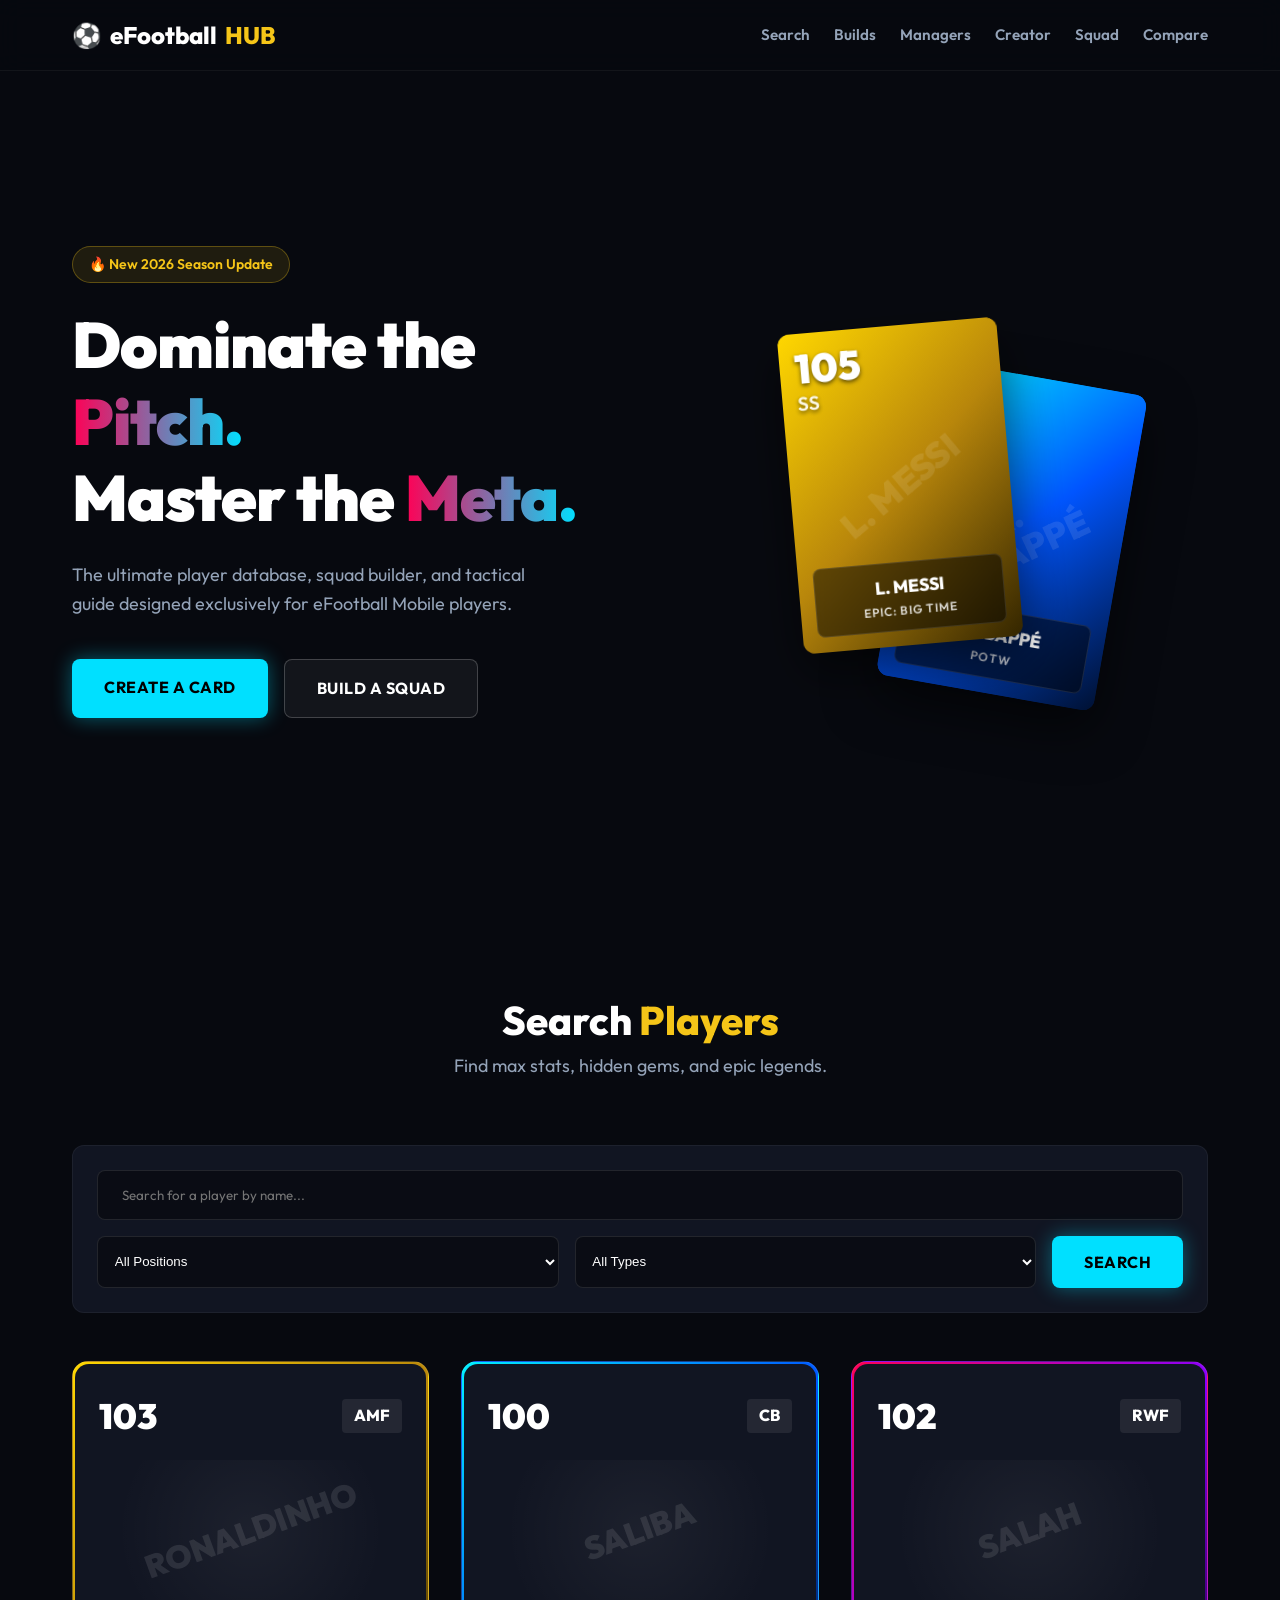
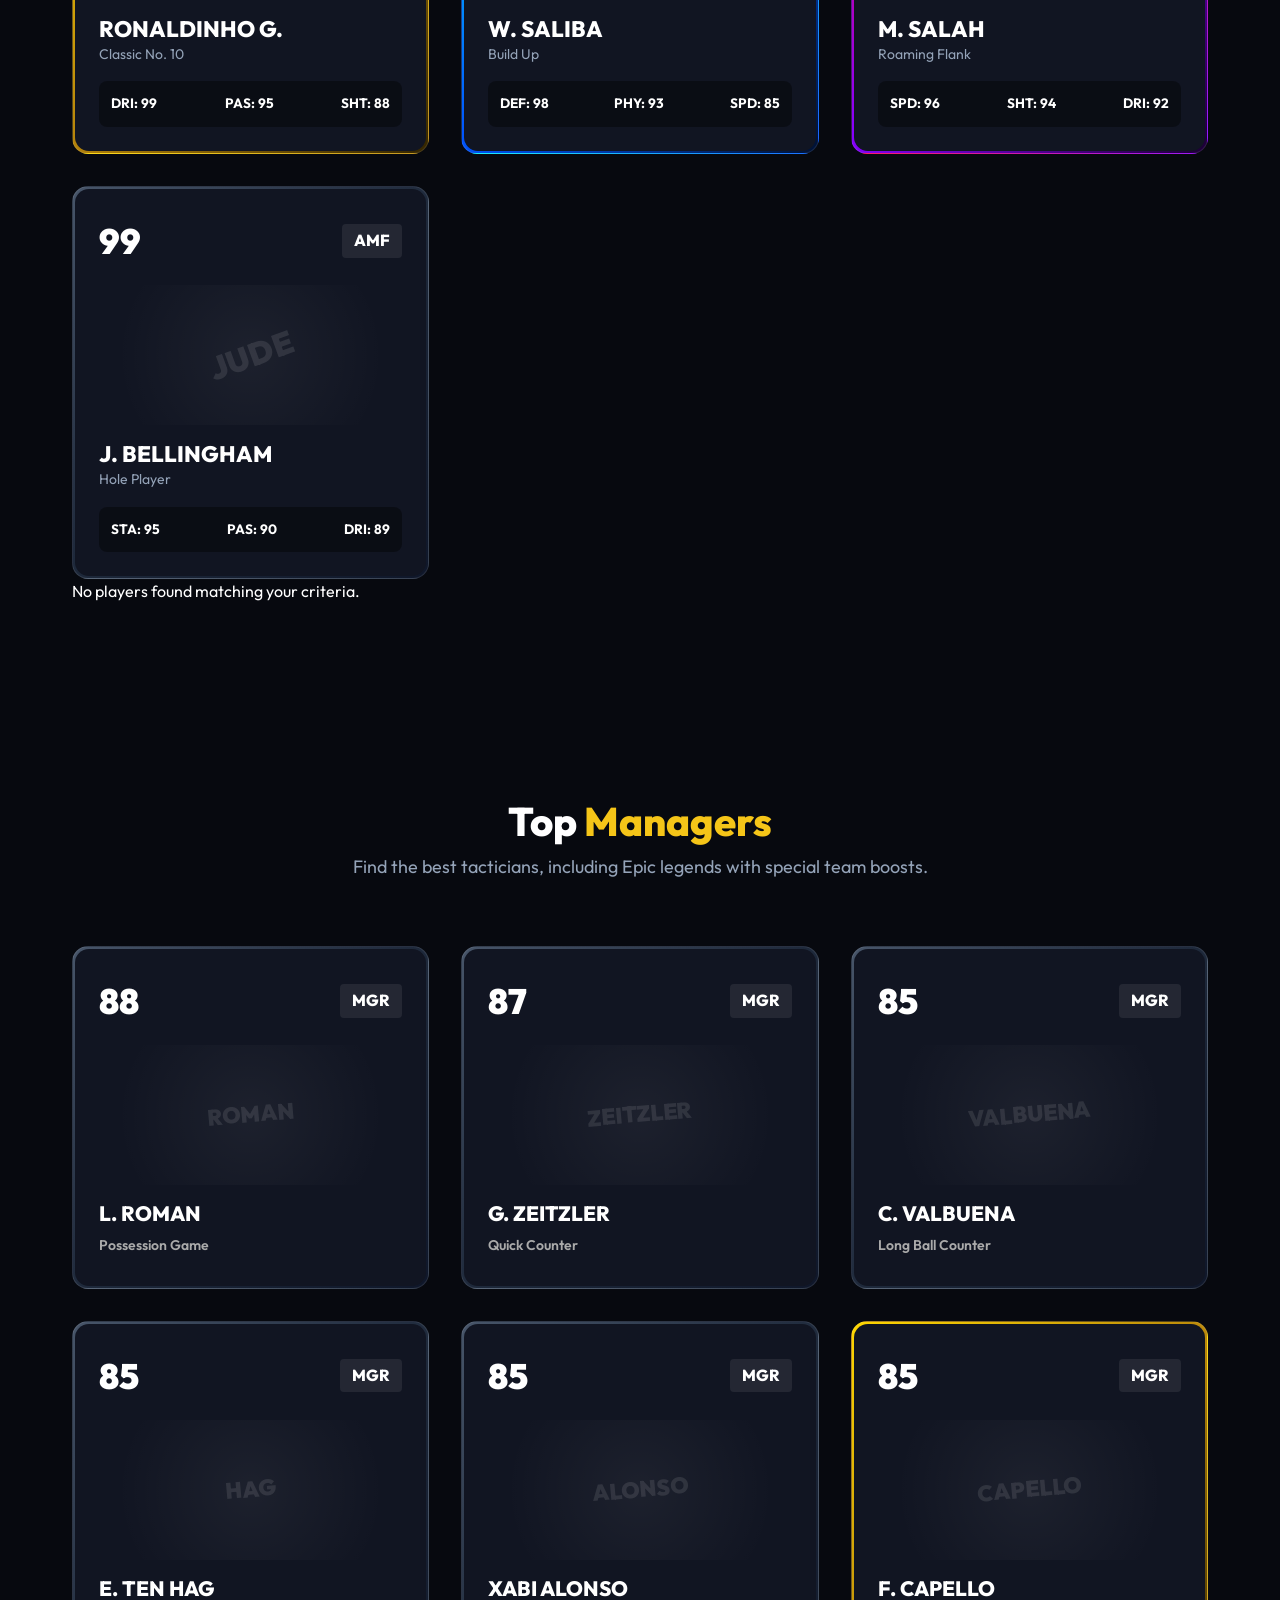
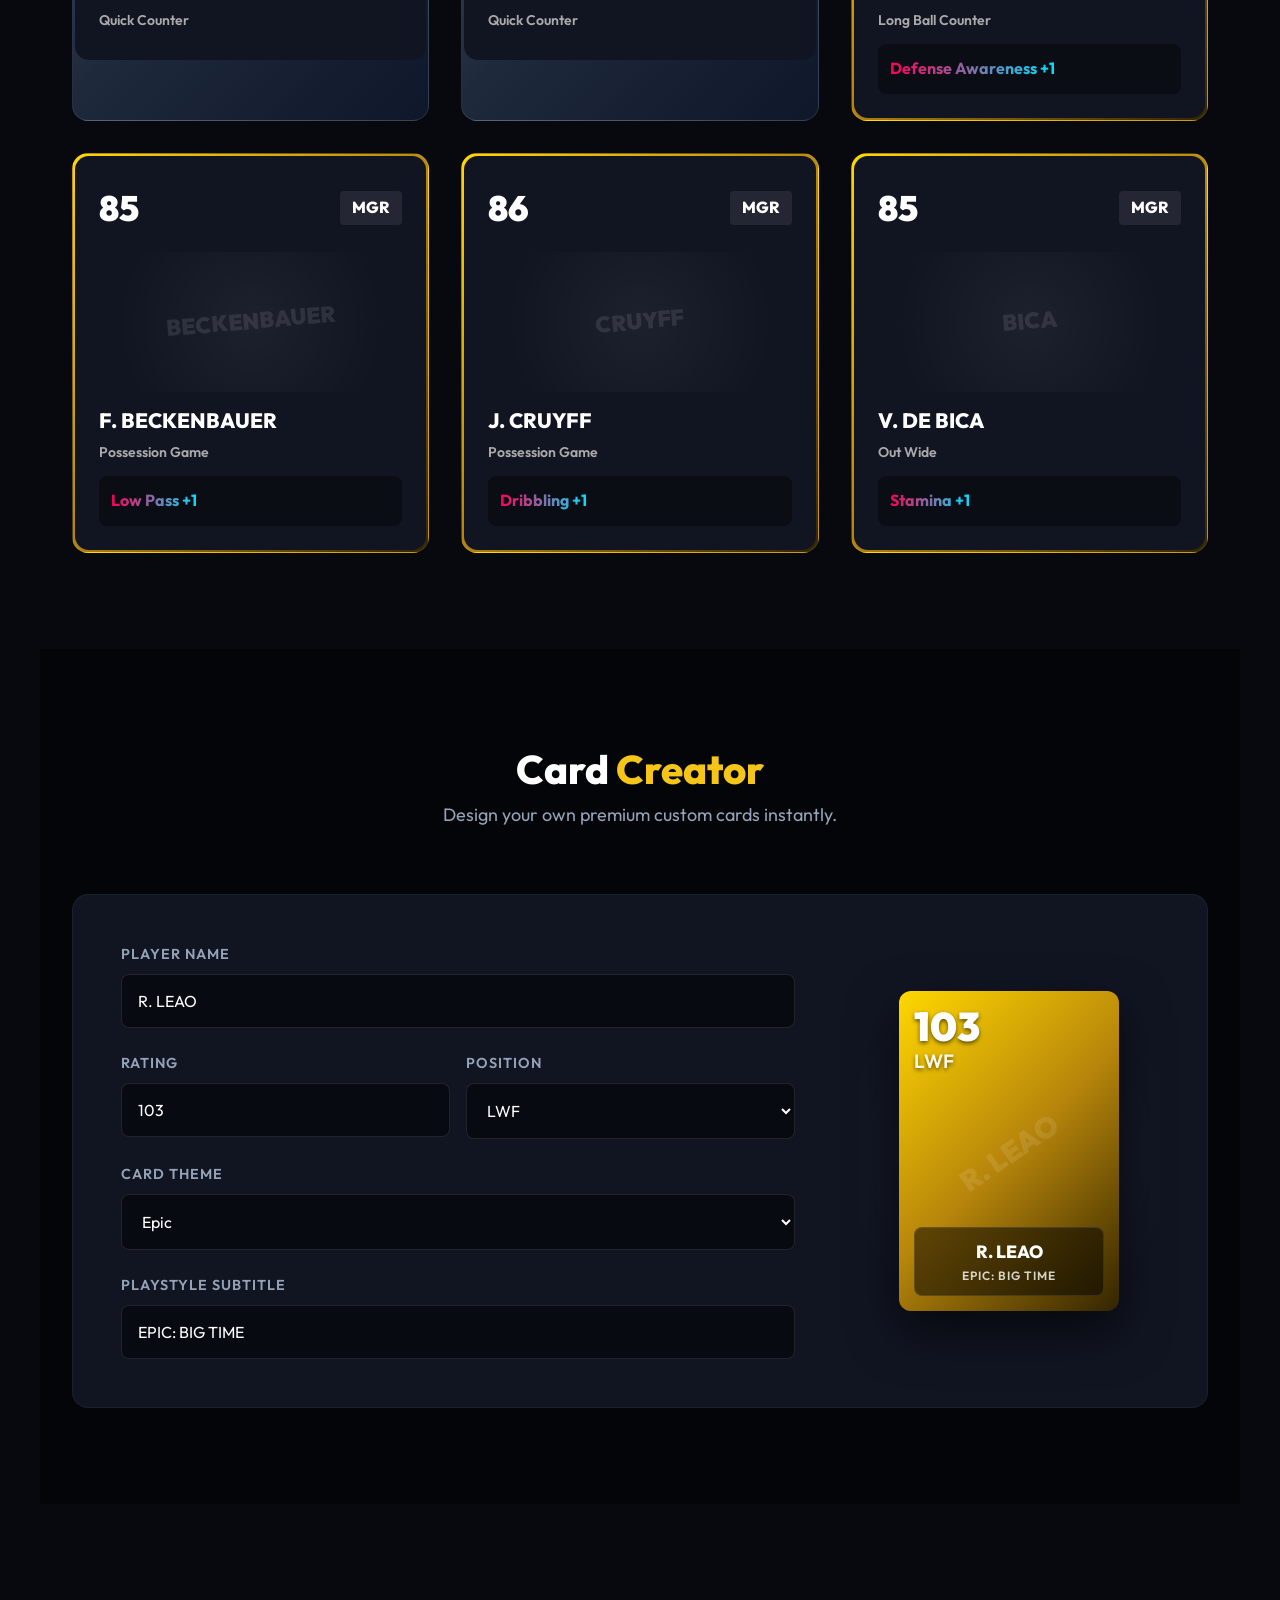
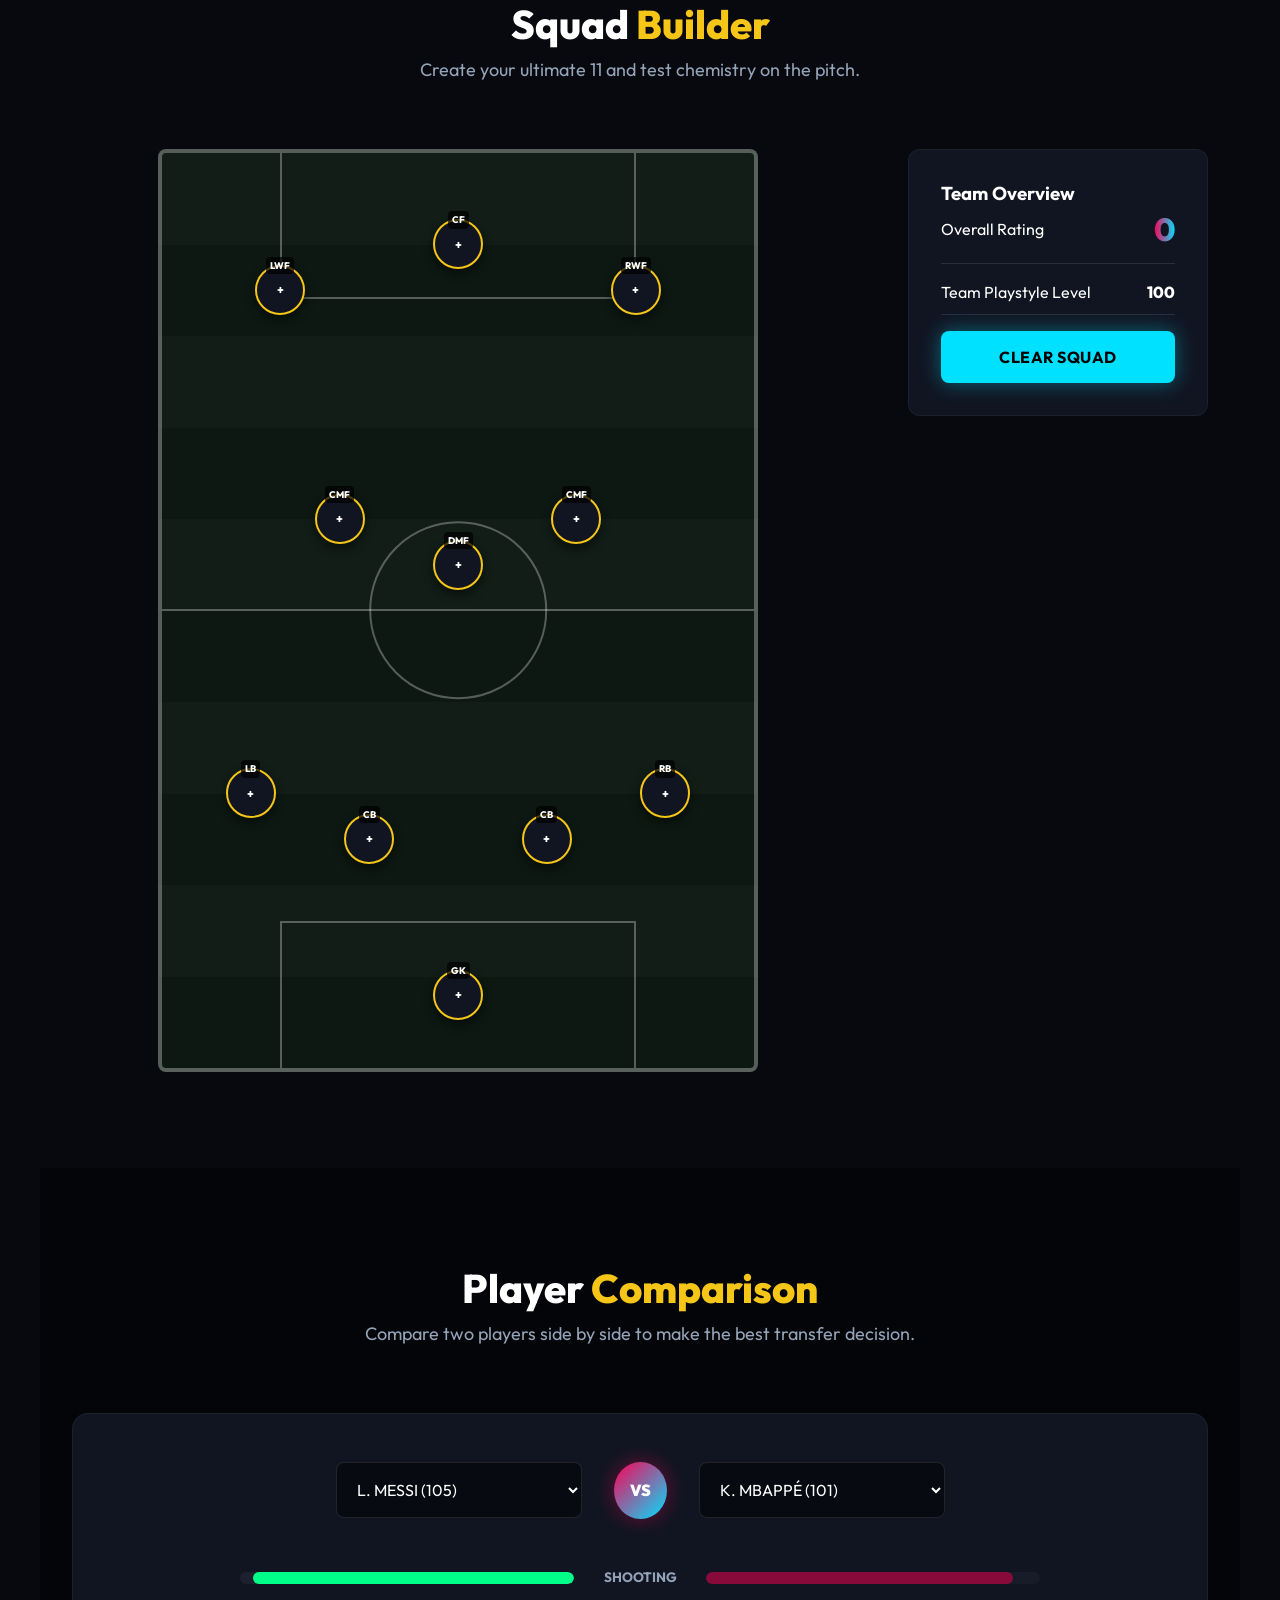
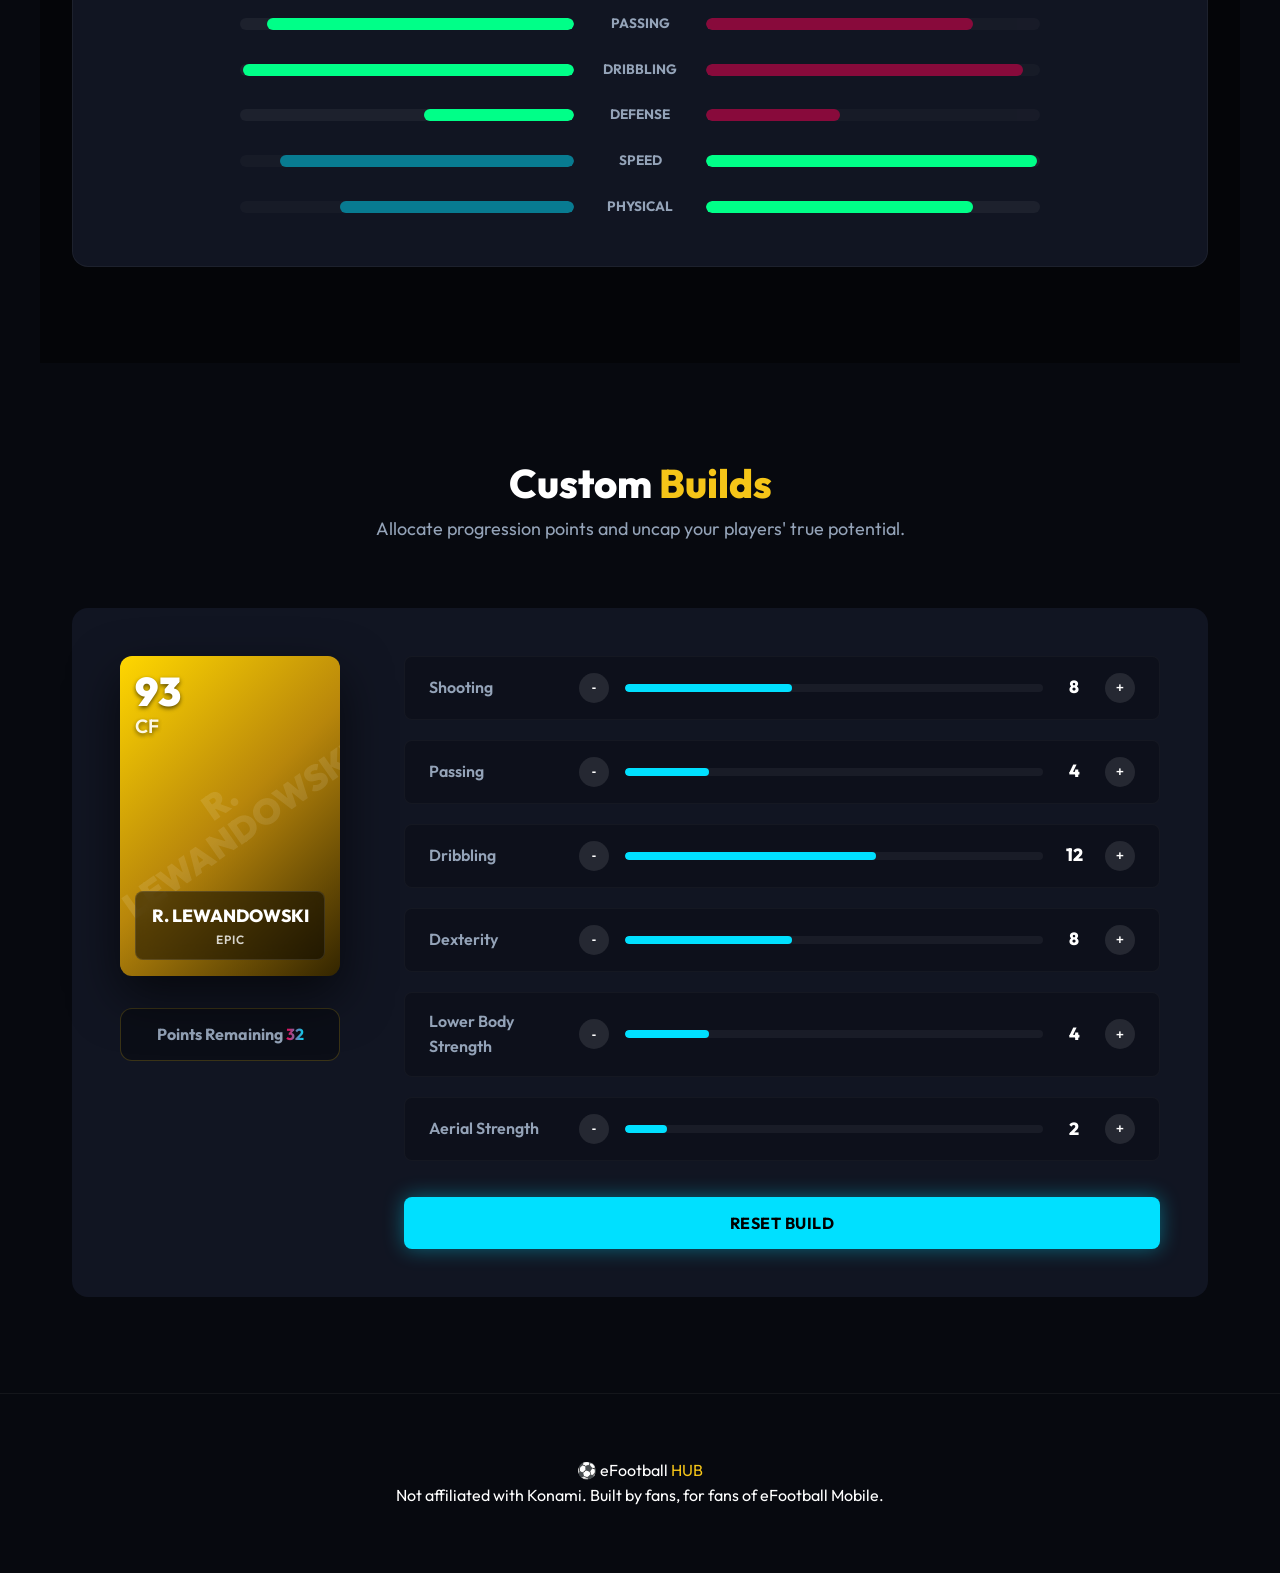
<file: efootball website/index.html>
<!DOCTYPE html>
<html lang="en">

<head>
    <meta charset="UTF-8">
    <meta name="viewport" content="width=device-width, initial-scale=1.0">
    <title>eFootball Hub | The Ultimate Guide for Mobile Players</title>
    <meta name="description" content="The best database, squad builder, and meta guides for eFootball mobile players.">
    <!-- Google Fonts -->
    <link rel="preconnect" href="https://fonts.googleapis.com">
    <link rel="preconnect" href="https://fonts.gstatic.com" crossorigin>
    <link href="https://fonts.googleapis.com/css2?family=Outfit:wght@300;400;600;800;900&display=swap" rel="stylesheet">
    <link rel="stylesheet" href="styles.css">
</head>

<body>
    <!-- Navbar -->
    <nav class="navbar">
        <div class="nav-container">
            <a href="#" class="logo">
                <span class="logo-icon">⚽</span>
                eFootball <span class="highlight">HUB</span>
            </a>
            <div class="nav-links">
                <a href="#search">Search</a>
                <a href="#builds">Builds</a>
                <a href="#managers">Managers</a>
                <a href="#creator">Creator</a>
                <a href="#squad">Squad</a>
                <a href="#compare">Compare</a>
            </div>
            <button class="menu-toggle" id="menuToggle">☰</button>
        </div>
    </nav>

    <!-- Mobile Menu Overlay -->
    <div class="mobile-menu" id="mobileMenu">
        <a href="#search" class="mobile-link">Search</a>
        <a href="#builds" class="mobile-link">Builds</a>
        <a href="#managers" class="mobile-link">Managers</a>
        <a href="#creator" class="mobile-link">Card Creator</a>
        <a href="#squad" class="mobile-link">Squad Builder</a>
        <a href="#compare" class="mobile-link">Compare Players</a>
    </div>

    <!-- Hero Section -->
    <header class="hero">
        <div class="hero-content">
            <div class="badge">🔥 New 2026 Season Update</div>
            <h1 class="hero-title">Dominate the <span class="highlight-gradient">Pitch.</span><br>Master the <span
                    class="highlight-gradient">Meta.</span></h1>
            <p class="hero-subtitle">The ultimate player database, squad builder, and tactical guide designed
                exclusively for eFootball Mobile players.</p>
            <div class="hero-actions">
                <a href="#creator" class="btn btn-primary">Create a Card</a>
                <a href="#squad" class="btn btn-secondary">Build a Squad</a>
            </div>
        </div>
        <div class="hero-visual">
            <div class="floating-card epic-card card-1">
                <div class="card-top">
                    <span class="rating">105</span>
                    <span class="position">SS</span>
                </div>
                <div class="card-image-placeholder">L. MESSI</div>
                <div class="card-bottom">
                    <div class="card-name">L. MESSI</div>
                    <div class="card-type">EPIC: BIG TIME</div>
                </div>
            </div>
            <div class="floating-card potw-card card-2">
                <div class="card-top">
                    <span class="rating">101</span>
                    <span class="position">CF</span>
                </div>
                <div class="card-image-placeholder">K. MBAPPÉ</div>
                <div class="card-bottom">
                    <div class="card-name">K. MBAPPÉ</div>
                    <div class="card-type">POTW</div>
                </div>
            </div>
        </div>
    </header>

    <!-- Player Search Section -->
    <section class="section-container" id="search">
        <div class="section-header">
            <h2>Search <span class="highlight">Players</span></h2>
            <p>Find max stats, hidden gems, and epic legends.</p>
        </div>

        <div class="search-bar-container">
            <input type="text" id="searchInput" class="search-input" placeholder="Search for a player by name...">
            <div class="filter-group">
                <select class="filter-select" id="posFilter">
                    <option value="All">All Positions</option>
                    <option value="CF">CF / SS</option>
                    <option value="AMF">AMF / CMF / DMF</option>
                    <option value="Winger">LWF / RWF</option>
                    <option value="Defense">CB / LB / RB</option>
                    <option value="GK">GK</option>
                </select>
                <select class="filter-select" id="typeFilter">
                    <option value="All">All Types</option>
                    <option value="Epic">Epic</option>
                    <option value="Showtime">Show Time</option>
                    <option value="POTW">POTW</option>
                    <option value="Standard">Standard</option>
                </select>
                <button class="btn btn-primary" id="searchBtn">Search</button>
            </div>
        </div>

        <div class="card-grid" id="playerGrid">
            <!-- Mock Players -->
            <div class="player-card epic-card" data-name="Ronaldinho" data-pos="AMF" data-type="Epic">
                <div class="card-content">
                    <div class="card-stats">
                        <span class="rating">103</span>
                        <span class="position">AMF</span>
                    </div>
                    <div class="card-art">
                        <div class="silhouette">RONALDINHO</div>
                    </div>
                    <div class="card-info">
                        <h3 class="name">RONALDINHO G.</h3>
                        <p class="playstyle">Classic No. 10</p>
                        <div class="stat-row">
                            <span>DRI: 99</span>
                            <span>PAS: 95</span>
                            <span>SHT: 88</span>
                        </div>
                    </div>
                </div>
            </div>

            <div class="player-card potw-card" data-name="Saliba" data-pos="Defense" data-type="POTW">
                <div class="card-content">
                    <div class="card-stats">
                        <span class="rating">100</span>
                        <span class="position">CB</span>
                    </div>
                    <div class="card-art">
                        <div class="silhouette">SALIBA</div>
                    </div>
                    <div class="card-info">
                        <h3 class="name">W. SALIBA</h3>
                        <p class="playstyle">Build Up</p>
                        <div class="stat-row">
                            <span>DEF: 98</span>
                            <span>PHY: 93</span>
                            <span>SPD: 85</span>
                        </div>
                    </div>
                </div>
            </div>

            <div class="player-card showtime-card" data-name="Salah" data-pos="Winger" data-type="Showtime">
                <div class="card-content">
                    <div class="card-stats">
                        <span class="rating">102</span>
                        <span class="position">RWF</span>
                    </div>
                    <div class="card-art">
                        <div class="silhouette">SALAH</div>
                    </div>
                    <div class="card-info">
                        <h3 class="name">M. SALAH</h3>
                        <p class="playstyle">Roaming Flank</p>
                        <div class="stat-row">
                            <span>SPD: 96</span>
                            <span>SHT: 94</span>
                            <span>DRI: 92</span>
                        </div>
                    </div>
                </div>
            </div>
            
             <div class="player-card standard-card" data-name="Bellingham" data-pos="AMF" data-type="Standard">
                <div class="card-content">
                    <div class="card-stats">
                        <span class="rating">99</span>
                        <span class="position">AMF</span>
                    </div>
                    <div class="card-art">
                        <div class="silhouette">JUDE</div>
                    </div>
                    <div class="card-info">
                        <h3 class="name">J. BELLINGHAM</h3>
                        <p class="playstyle">Hole Player</p>
                        <div class="stat-row">
                            <span>STA: 95</span>
                            <span>PAS: 90</span>
                            <span>DRI: 89</span>
                        </div>
                    </div>
                </div>
            </div>
        </div>
        <div id="noResults" class="no-results hidden">No players found matching your criteria.</div>
    </section>

    <!-- NEW SECTION: Managers -->
    <section class="section-container" id="managers">
        <div class="section-header">
            <h2>Top <span class="highlight">Managers</span></h2>
            <p>Find the best tacticians, including Epic legends with special team boosts.</p>
        </div>
        
        <div class="card-grid" id="managerGrid">
            <!-- Populated by JS -->
        </div>
    </section>

    <!-- NEW SECTION: Card Creator -->

    <section class="section-container bg-darker" id="creator">
        <div class="section-header">
            <h2>Card <span class="highlight">Creator</span></h2>
            <p>Design your own premium custom cards instantly.</p>
        </div>
        <div class="creator-wrapper">
            <div class="creator-form-panel">
                <div class="form-group">
                    <label>Player Name</label>
                    <input type="text" id="cc-name" class="form-input" value="R. LEAO" maxlength="15">
                </div>
                <div class="form-group-row">
                    <div class="form-group flex-1">
                        <label>Rating</label>
                        <input type="number" id="cc-rating" class="form-input" value="103" min="50" max="120">
                    </div>
                    <div class="form-group flex-1">
                        <label>Position</label>
                        <select id="cc-position" class="form-input">
                            <option value="LWF">LWF</option>
                            <option value="CF">CF</option>
                            <option value="AMF">AMF</option>
                            <option value="CB">CB</option>
                            <option value="GK">GK</option>
                        </select>
                    </div>
                </div>
                <div class="form-group">
                    <label>Card Theme</label>
                    <select id="cc-theme" class="form-input">
                        <option value="epic-card">Epic</option>
                        <option value="potw-card">POTW</option>
                        <option value="showtime-card">Showtime</option>
                        <option value="standard-card">Standard</option>
                    </select>
                </div>
                <div class="form-group">
                    <label>Playstyle Subtitle</label>
                    <input type="text" id="cc-playstyle" class="form-input" value="EPIC: BIG TIME">
                </div>
            </div>
            
            <div class="creator-preview-panel">
                <div class="floating-card epic-card standalone" id="cc-preview-card">
                    <div class="card-top">
                        <span class="rating" id="cc-out-rating">103</span>
                        <span class="position" id="cc-out-position">LWF</span>
                    </div>
                    <div class="card-image-placeholder" id="cc-out-image" style="font-size:1.8rem;">R. LEAO</div>
                    <div class="card-bottom">
                        <div class="card-name" id="cc-out-name">R. LEAO</div>
                        <div class="card-type" id="cc-out-playstyle">EPIC: BIG TIME</div>
                    </div>
                </div>
            </div>
        </div>
    </section>

    <!-- NEW SECTION: Squad Builder -->
    <section class="section-container" id="squad">
        <div class="section-header">
            <h2>Squad <span class="highlight">Builder</span></h2>
            <p>Create your ultimate 11 and test chemistry on the pitch.</p>
        </div>
        <div class="squad-builder-wrapper">
            <div class="soccer-pitch">
                <!-- Field Markings -->
                <div class="center-circle"></div>
                <div class="half-way-line"></div>
                <div class="penalty-box top-box"></div>
                <div class="penalty-box bottom-box"></div>
                
                <!-- 11 Player Slots for a 4-3-3 Setup -->
                <div class="player-slot" id="slot-1" style="top: 10%; left: 50%;" data-index="1"><div class="slot-pos">CF</div><div class="slot-name">+</div></div>
                <div class="player-slot" id="slot-2" style="top: 15%; left: 20%;" data-index="2"><div class="slot-pos">LWF</div><div class="slot-name">+</div></div>
                <div class="player-slot" id="slot-3" style="top: 15%; left: 80%;" data-index="3"><div class="slot-pos">RWF</div><div class="slot-name">+</div></div>
                
                <div class="player-slot" id="slot-4" style="top: 40%; left: 30%;" data-index="4"><div class="slot-pos">CMF</div><div class="slot-name">+</div></div>
                <div class="player-slot" id="slot-5" style="top: 45%; left: 50%;" data-index="5"><div class="slot-pos">DMF</div><div class="slot-name">+</div></div>
                <div class="player-slot" id="slot-6" style="top: 40%; left: 70%;" data-index="6"><div class="slot-pos">CMF</div><div class="slot-name">+</div></div>
                
                <div class="player-slot" id="slot-7" style="top: 70%; left: 15%;" data-index="7"><div class="slot-pos">LB</div><div class="slot-name">+</div></div>
                <div class="player-slot" id="slot-8" style="top: 75%; left: 35%;" data-index="8"><div class="slot-pos">CB</div><div class="slot-name">+</div></div>
                <div class="player-slot" id="slot-9" style="top: 75%; left: 65%;" data-index="9"><div class="slot-pos">CB</div><div class="slot-name">+</div></div>
                <div class="player-slot" id="slot-10" style="top: 70%; left: 85%;" data-index="10"><div class="slot-pos">RB</div><div class="slot-name">+</div></div>
                
                <div class="player-slot" id="slot-11" style="top: 92%; left: 50%;" data-index="11"><div class="slot-pos">GK</div><div class="slot-name">+</div></div>
            </div>
            
            <div class="squad-stats-panel">
                <h3>Team Overview</h3>
                <div class="team-stat">
                    <span>Overall Rating</span>
                    <span class="highlight-gradient font-bold" id="team-overall">0</span>
                </div>
                <div class="team-stat mt-2">
                    <span>Team Playstyle Level</span>
                    <span class="font-bold">100</span>
                </div>
                <button class="btn btn-primary w-100 mt-2" id="clearSquadBtn">Clear Squad</button>
            </div>
        </div>

        <!-- Player Selection Modal -->
        <div class="modal-overlay" id="playerModal">
            <div class="modal-content">
                <div class="modal-header">
                    <h3>Select a Player</h3>
                    <button class="modal-close" id="closeModalBtn">✕</button>
                </div>
                <div class="modal-body">
                    <div class="mock-player-list" id="modalPlayerList">
                        <!-- Populated by JS -->
                    </div>
                </div>
            </div>
        </div>
    </section>

    <!-- NEW SECTION: Player Comparison -->
    <section class="section-container bg-darker" id="compare">
        <div class="section-header">
            <h2>Player <span class="highlight">Comparison</span></h2>
            <p>Compare two players side by side to make the best transfer decision.</p>
        </div>
        
        <div class="compare-wrapper">
            <div class="compare-selectors">
                <select id="comp-p1" class="form-input comp-select">
                    <!-- Populated by JS -->
                </select>
                <div class="vs-badge">VS</div>
                <select id="comp-p2" class="form-input comp-select">
                    <!-- Populated by JS -->
                </select>
            </div>
            
            <div class="compare-stats-container" id="compare-stats">
                <!-- Populated by JS -->
            </div>
        </div>
    </section>

    <!-- Player Builds Section -->
    <section class="section-container" id="builds">
        <!-- Re-using existing Builds Section code perfectly -->
        <div class="section-header">
            <h2>Custom <span class="highlight">Builds</span></h2>
            <p>Allocate progression points and uncap your players' true potential.</p>
        </div>

        <div class="build-simulator">
            <div class="build-player-preview">
                 <div class="floating-card epic-card standalone">
                    <div class="card-top">
                        <span class="rating" id="buildRating">99</span>
                        <span class="position">CF</span>
                    </div>
                    <div class="card-image-placeholder">R. LEWANDOWSKI</div>
                    <div class="card-bottom">
                        <div class="card-name">R. LEWANDOWSKI</div>
                        <div class="card-type">EPIC</div>
                    </div>
                </div>
                <div class="points-remaining">
                    <h3>Points Remaining <span class="highlight-gradient" id="pointsLeft">32</span></h3>
                </div>
            </div>
            
            <div class="build-controls">
                <!-- Stat 1 -->
                <div class="stat-control">
                    <div class="stat-label">Shooting</div>
                    <div class="stat-adjuster">
                        <button class="adjust-btn minus" data-stat="sht">-</button>
                        <div class="stat-bars">
                            <div class="bar-fill" id="bar-sht" style="width: 40%;"></div>
                        </div>
                        <span class="stat-value" id="val-sht">8</span>
                        <button class="adjust-btn plus" data-stat="sht">+</button>
                    </div>
                </div>
                <!-- Stat 2 -->
                <div class="stat-control">
                    <div class="stat-label">Passing</div>
                    <div class="stat-adjuster">
                        <button class="adjust-btn minus" data-stat="pas">-</button>
                        <div class="stat-bars">
                            <div class="bar-fill" id="bar-pas" style="width: 20%;"></div>
                        </div>
                        <span class="stat-value" id="val-pas">4</span>
                        <button class="adjust-btn plus" data-stat="pas">+</button>
                    </div>
                </div>
                <!-- Stat 3 -->
                <div class="stat-control">
                    <div class="stat-label">Dribbling</div>
                    <div class="stat-adjuster">
                        <button class="adjust-btn minus" data-stat="dri">-</button>
                        <div class="stat-bars">
                            <div class="bar-fill" id="bar-dri" style="width: 60%;"></div>
                        </div>
                        <span class="stat-value" id="val-dri">12</span>
                        <button class="adjust-btn plus" data-stat="dri">+</button>
                    </div>
                </div>
                <!-- Stat 4 -->
                <div class="stat-control">
                    <div class="stat-label">Dexterity</div>
                    <div class="stat-adjuster">
                        <button class="adjust-btn minus" data-stat="dex">-</button>
                        <div class="stat-bars">
                            <div class="bar-fill" id="bar-dex" style="width: 40%;"></div>
                        </div>
                        <span class="stat-value" id="val-dex">8</span>
                        <button class="adjust-btn plus" data-stat="dex">+</button>
                    </div>
                </div>
                <!-- Stat 5 -->
                <div class="stat-control">
                    <div class="stat-label">Lower Body Strength</div>
                    <div class="stat-adjuster">
                        <button class="adjust-btn minus" data-stat="lbs">-</button>
                        <div class="stat-bars">
                            <div class="bar-fill" id="bar-lbs" style="width: 20%;"></div>
                        </div>
                        <span class="stat-value" id="val-lbs">4</span>
                        <button class="adjust-btn plus" data-stat="lbs">+</button>
                    </div>
                </div>
                <!-- Stat 6 -->
                <div class="stat-control">
                    <div class="stat-label">Aerial Strength</div>
                    <div class="stat-adjuster">
                        <button class="adjust-btn minus" data-stat="aer">-</button>
                        <div class="stat-bars">
                            <div class="bar-fill" id="bar-aer" style="width: 10%;"></div>
                        </div>
                        <span class="stat-value" id="val-aer">2</span>
                        <button class="adjust-btn plus" data-stat="aer">+</button>
                    </div>
                </div>
                <button class="btn btn-primary w-100 mt-2" id="resetBuild">Reset Build</button>
            </div>
        </div>
    </section>

    <!-- Footer -->
    <footer>
        <div class="footer-content">
            <div class="footer-logo">⚽ eFootball <span class="highlight">HUB</span></div>
            <p>Not affiliated with Konami. Built by fans, for fans of eFootball Mobile.</p>
        </div>
    </footer>

    <script src="main.js"></script>
</body>

</html> 
 
</file>
<file: efootball website/styles.css>
:root {
    /* Color Palette */
    --bg-dark: #07090f; /* Deep Navy */
    --bg-card: #111522;
    --bg-card-hover: #1a1f33;
    --bg-darker: #040508;
    
    --text-primary: #ffffff;
    --text-secondary: #94a3b8;
    
    /* Brand Colors */
    --accent-gold: #f5c518;
    --accent-cyan: #00e0ff;
    --accent-pink: #ff0055;
    --accent-green: #00ff88;
    --accent-red: #ff3333;

    /* Card Themes */
    --epic-grad: linear-gradient(135deg, #ffd700, #b8860b, #332500);
    --potw-grad: linear-gradient(135deg, #00f0ff, #0055ff, #001133);
    --showtime-grad: linear-gradient(135deg, #ff0055, #8800ff, #1a0033);
    --standard-grad: linear-gradient(135deg, #475569, #1e293b, #0f172a);
    
    --font-main: 'Outfit', sans-serif;
    --transition: all 0.3s cubic-bezier(0.25, 0.8, 0.25, 1);
}

* { margin: 0; padding: 0; box-sizing: border-box; }
html { scroll-behavior: smooth; }

body {
    font-family: var(--font-main);
    background-color: var(--bg-dark);
    color: var(--text-primary);
    overflow-x: hidden;
    line-height: 1.6;
}

.highlight { color: var(--accent-gold); }
.highlight-gradient {
    background: linear-gradient(90deg, var(--accent-pink), var(--accent-cyan));
    -webkit-background-clip: text;
    -webkit-text-fill-color: transparent;
    background-clip: text;
}

h1, h2, h3 { line-height: 1.2; }
.w-100 { width: 100%; }
.mt-2 { margin-top: 1rem; }
.bg-darker { background-color: var(--bg-darker); }
.font-bold { font-weight: 800; }
.flex-1 { flex: 1; }

/* Navbar */
.navbar {
    position: fixed; top: 0; width: 100%;
    background: rgba(7, 9, 15, 0.85); backdrop-filter: blur(12px);
    z-index: 1000; border-bottom: 1px solid rgba(255, 255, 255, 0.05);
}
.nav-container { max-width: 1200px; margin: 0 auto; padding: 1rem 2rem; display: flex; justify-content: space-between; align-items: center; }
.logo { font-size: 1.5rem; font-weight: 800; text-decoration: none; color: var(--text-primary); display: flex; align-items: center; gap: 0.5rem; }
.nav-links { display: flex; gap: 1.5rem; }
.nav-links a { color: var(--text-secondary); text-decoration: none; font-weight: 600; font-size: 0.95rem; transition: var(--transition); }
.nav-links a:hover { color: var(--accent-cyan); text-shadow: 0 0 10px rgba(0, 224, 255, 0.4); }
.menu-toggle { display: none; background: none; border: none; color: white; font-size: 1.8rem; cursor: pointer; z-index: 1001; }

.mobile-menu {
    position: fixed; top: 0; right: -100%; width: 250px; height: 100vh;
    background: var(--bg-card); z-index: 999; display: flex; flex-direction: column;
    padding: 6rem 2rem 2rem; gap: 1.5rem; transition: right 0.4s ease;
    box-shadow: -10px 0 30px rgba(0,0,0,0.5);
}
.mobile-menu.active { right: 0; }
.mobile-link { color: var(--text-primary); text-decoration: none; font-size: 1.25rem; font-weight: 600; border-bottom: 1px solid rgba(255,255,255,0.1); padding-bottom: 0.5rem; }

/* Hero Section */
.hero { min-height: 100vh; display: flex; align-items: center; max-width: 1200px; margin: 0 auto; padding: 8rem 2rem 4rem; gap: 4rem; position: relative; }
.hero-content { flex: 1; z-index: 2; }
.badge { display: inline-block; padding: 0.4rem 1rem; background: rgba(245, 197, 24, 0.1); color: var(--accent-gold); border: 1px solid rgba(245, 197, 24, 0.3); border-radius: 50vw; font-size: 0.875rem; font-weight: 600; margin-bottom: 1.5rem; }
.hero-title { font-size: clamp(3rem, 5vw, 4.5rem); font-weight: 900; margin-bottom: 1.5rem; letter-spacing: -1px; }
.hero-subtitle { font-size: 1.125rem; color: var(--text-secondary); margin-bottom: 2.5rem; max-width: 480px; }
.hero-actions { display: flex; gap: 1rem; }

.btn { padding: 1rem 2rem; border-radius: 8px; font-weight: 700; font-size: 1rem; font-family: var(--font-main); cursor: pointer; transition: var(--transition); border: none; text-transform: uppercase; letter-spacing: 0.5px; text-decoration: none; text-align: center; }
.btn-primary { background: var(--accent-cyan); color: #000; box-shadow: 0 0 20px rgba(0, 224, 255, 0.4); }
.btn-primary:hover { background: #fff; box-shadow: 0 0 30px rgba(0, 224, 255, 0.7); transform: translateY(-2px); }
.btn-secondary { background: rgba(255, 255, 255, 0.05); color: var(--text-primary); border: 1px solid rgba(255, 255, 255, 0.2); }
.btn-secondary:hover { background: rgba(255, 255, 255, 0.15); transform: translateY(-2px); }

.hero-visual { flex: 1; position: relative; height: 500px; display: flex; justify-content: center; align-items: center; z-index: 2; }

/* Shared Cards */
.floating-card { width: 220px; height: 320px; border-radius: 12px; position: absolute; display: flex; flex-direction: column; padding: 15px; box-shadow: 0 20px 50px rgba(0,0,0,0.6); animation: float 6s ease-in-out infinite; overflow: hidden; }
.floating-card.standalone { position: relative; animation: none; transform: none; width: 220px; height: 320px; }
.floating-card::before { content: ''; position: absolute; top: 0; left: 0; right: 0; bottom: 0; background: inherit; z-index: -1; transition: background 0.3s ease; }
.card-1 { transform: rotate(-5deg) translateX(-40px); z-index: 2; background: var(--epic-grad); }
.card-2 { transform: rotate(10deg) translateX(80px) translateY(40px); background: var(--potw-grad); animation-delay: -3s; }
.floating-card .card-top { display: flex; flex-direction: column; text-shadow: 0 2px 4px rgba(0,0,0,0.6); }
.floating-card .rating { font-size: 2.5rem; font-weight: 900; line-height: 1; }
.floating-card .position { font-size: 1.2rem; font-weight: 600; opacity: 0.9; }
.card-image-placeholder { flex: 1; display: flex; align-items: center; justify-content: center; font-size: 2.2rem; opacity: 0.1; font-weight: 900; transform: rotate(-35deg); text-align: center; line-height: 1; }
.floating-card .card-bottom { text-align: center; margin-top: auto; background: rgba(0,0,0,0.5); backdrop-filter: blur(8px); padding: 10px; border-radius: 8px; border: 1px solid rgba(255,255,255,0.1); }
.card-name { font-weight: 800; font-size: 1.1rem; }
.card-type { font-size: 0.75rem; font-weight: 600; opacity: 0.8; letter-spacing: 1px; }

@keyframes float { 0%, 100% { transform: translateY(0) rotate(-5deg); } 50% { transform: translateY(-20px) rotate(-3deg); } }

.epic-card { background: var(--epic-grad) !important; }
.potw-card { background: var(--potw-grad) !important; }
.showtime-card { background: var(--showtime-grad) !important; }
.standard-card { background: var(--standard-grad) !important; }

/* Sections Global */
.section-container { max-width: 1200px; margin: 0 auto; padding: 6rem 2rem; }
.section-header { text-align: center; margin-bottom: 4rem; }
.section-header h2 { font-size: 2.5rem; font-weight: 800; margin-bottom: 0.5rem; }
.section-header p { color: var(--text-secondary); font-size: 1.125rem; }

/* Card Creator */
.creator-wrapper { display: flex; gap: 4rem; background: var(--bg-card); border-radius: 16px; padding: 3rem; border: 1px solid rgba(255,255,255,0.05); }
.creator-form-panel { flex: 1; display: flex; flex-direction: column; gap: 1.5rem; }
.form-group-row { display: flex; gap: 1rem; }
.form-group { display: flex; flex-direction: column; gap: 0.5rem; }
.form-group label { font-size: 0.9rem; font-weight: 600; color: var(--text-secondary); text-transform: uppercase; letter-spacing: 1px; }
.form-input { padding: 1rem; background: rgba(0,0,0,0.5); border: 1px solid rgba(255,255,255,0.1); border-radius: 8px; color: white; font-family: var(--font-main); font-size: 1rem; transition: border 0.3s; }
.form-input:focus { outline: none; border-color: var(--accent-cyan); }
.creator-preview-panel { flex: 0 0 300px; display: flex; align-items: center; justify-content: center; background: radial-gradient(circle, rgba(255,255,255,0.03) 0%, transparent 70%); border-radius: 12px; }

/* Squad Builder */
.squad-builder-wrapper { display: flex; gap: 4rem; align-items: flex-start; }
.soccer-pitch { flex: 1; max-width: 600px; aspect-ratio: 0.65; background: #0c1811; border: 4px solid rgba(255,255,255,0.3); border-radius: 8px; position: relative; margin: 0 auto; background-image: repeating-linear-gradient(0deg, transparent, transparent 10%, rgba(255,255,255,0.02) 10%, rgba(255,255,255,0.02) 20%); }
.center-circle { position: absolute; top: 50%; left: 50%; transform: translate(-50%, -50%); width: 30%; aspect-ratio: 1; border: 2px solid rgba(255,255,255,0.3); border-radius: 50%; }
.half-way-line { position: absolute; top: 50%; left: 0; width: 100%; height: 2px; background: rgba(255,255,255,0.3); transform: translateY(-50%); }
.penalty-box { position: absolute; left: 20%; width: 60%; height: 16%; border: 2px solid rgba(255,255,255,0.3); }
.top-box { top: 0; border-top: none; }
.bottom-box { bottom: 0; border-bottom: none; }

.player-slot { position: absolute; width: 50px; height: 50px; background: var(--bg-card); border: 2px solid var(--accent-gold); border-radius: 50%; transform: translate(-50%, -50%); display: flex; flex-direction: column; align-items: center; justify-content: center; cursor: pointer; transition: var(--transition); z-index: 10; font-family: var(--font-main); box-shadow: 0 4px 10px rgba(0,0,0,0.5); }
.player-slot:hover { transform: translate(-50%, -50%) scale(1.1); box-shadow: 0 0 15px var(--accent-gold); }
.slot-pos { font-size: 0.6rem; font-weight: 800; background: rgba(0,0,0,0.7); padding: 1px 4px; border-radius: 4px; position: absolute; top: -10px; }
.slot-name { font-size: 0.75rem; font-weight: 800; text-align: center; }
.slot-rating { font-size: 1rem; font-weight: 900; color: var(--accent-cyan); display: none; }
.player-slot.filled .slot-name { font-size: 0.6rem; margin-top: auto; padding-bottom: 2px;}
.player-slot.filled .slot-rating { display: block; }
.player-slot.filled { background: var(--bg-dark); border-color: var(--accent-cyan); }

.squad-stats-panel { flex: 0 0 300px; background: var(--bg-card); padding: 2rem; border-radius: 12px; border: 1px solid rgba(255,255,255,0.05); }
.team-stat { display: flex; justify-content: space-between; align-items: center; padding-bottom: 0.5rem; border-bottom: 1px solid rgba(255,255,255,0.1); }
#team-overall { font-size: 2rem; }

/* Modals */
.modal-overlay { position: fixed; top: 0; left: 0; width: 100%; height: 100%; background: rgba(0,0,0,0.8); backdrop-filter: blur(5px); z-index: 2000; display: none; align-items: center; justify-content: center; }
.modal-overlay.active { display: flex; }
.modal-content { background: var(--bg-card); width: 90%; max-width: 500px; border-radius: 12px; border: 1px solid rgba(255,255,255,0.1); max-height: 80vh; display: flex; flex-direction: column; }
.modal-header { padding: 1.5rem; border-bottom: 1px solid rgba(255,255,255,0.1); display: flex; justify-content: space-between; align-items: center; }
.modal-close { background: none; border: none; color: white; font-size: 1.2rem; cursor: pointer; }
.modal-body { padding: 1.5rem; overflow-y: auto; }
.mock-player-list { display: flex; flex-direction: column; gap: 1rem; }
.mock-player-row { display: flex; justify-content: space-between; align-items: center; padding: 1rem; background: rgba(255,255,255,0.05); border-radius: 8px; cursor: pointer; transition: background 0.2s; }
.mock-player-row:hover { background: rgba(255,255,255,0.1); }
.mpr-info h4 { font-size: 1.1rem; border-bottom: none; }
.mpr-pos { font-size: 0.8rem; color: var(--text-secondary); }
.mpr-rating { font-weight: 800; font-size: 1.2rem; color: var(--accent-gold); }

/* Player Comparison */
.compare-wrapper { display: flex; flex-direction: column; gap: 3rem; background: var(--bg-card); padding: 3rem; border-radius: 16px; border: 1px solid rgba(255,255,255,0.05); }
.compare-selectors { display: flex; justify-content: center; align-items: center; gap: 2rem; }
.vs-badge { background: linear-gradient(135deg, var(--accent-pink), var(--accent-cyan)); padding: 1rem; border-radius: 50%; font-weight: 900; box-shadow: 0 0 20px rgba(255,0,85,0.4); }
.compare-stats-container { display: flex; flex-direction: column; gap: 1.5rem; max-width: 800px; margin: 0 auto; width: 100%; }
.stat-compare-row { display: grid; grid-template-columns: 1fr 100px 1fr; gap: 1rem; align-items: center; }
.stat-name { text-align: center; font-weight: 700; color: var(--text-secondary); text-transform: uppercase; font-size: 0.85rem; }
.stat-bar-wrapper { height: 12px; background: rgba(255,255,255,0.05); border-radius: 6px; position: relative; overflow: hidden; }
.stat-bar-fill { height: 100%; position: absolute; border-radius: 6px; transition: width 0.5s cubic-bezier(0.25, 0.8, 0.25, 1); }
.p1-wrapper { transform: scaleX(-1); } /* bars grow from center outwards */
.p1-fill { background: var(--accent-cyan); }
.p2-fill { background: var(--accent-pink); }
.stat-val-text { font-weight: 800; font-size: 1rem; position: absolute; top: -20px; }
.p1-text { right: 0; }
.p2-text { left: 0; }

.stat-win .p1-fill { background: var(--accent-green); }
.stat-win .p2-fill { background: var(--accent-green); }
.stat-lose { opacity: 0.5; }

/* Grid / Features Global (Re-used from previous CSS for search, builds, footer) */
.search-bar-container { background: var(--bg-card); padding: 1.5rem; border-radius: 12px; margin-bottom: 3rem; display: flex; flex-direction: column; gap: 1rem; border: 1px solid rgba(255,255,255,0.05); }
.search-input { width: 100%; padding: 1rem 1.5rem; background: rgba(0,0,0,0.4); border: 1px solid rgba(255,255,255,0.1); border-radius: 8px; color: white; font-family: var(--font-main); }
.filter-group { display: flex; flex-wrap: wrap; gap: 1rem; }
.filter-select { flex: 1; padding: 0.8rem; background: rgba(0,0,0,0.4); border: 1px solid rgba(255,255,255,0.1); color: white; border-radius: 8px; }
.card-grid { display: grid; grid-template-columns: repeat(auto-fill, minmax(280px, 1fr)); gap: 2rem; }
.player-card { border-radius: 16px; padding: 2px; position: relative; cursor: pointer; transition: var(--transition); border: 1px solid rgba(255,255,255,0.1); }
.player-card:hover { transform: translateY(-8px); }
.card-content { background: var(--bg-card); border-radius: 14px; padding: 1.5rem; display: flex; flex-direction: column; gap: 1rem; }
.card-stats { display: flex; justify-content: space-between; align-items: center; }
.card-stats .rating { font-size: 2.2rem; font-weight: 900; }
.card-stats .position { font-weight: 800; background: rgba(255,255,255,0.08); padding: 0.25rem 0.75rem; border-radius: 4px; }
.card-art { height: 140px; display: flex; align-items: center; justify-content: center; background: radial-gradient(circle, rgba(255,255,255,0.05) 0%, transparent 80%); }
.silhouette { font-weight: 900; font-size: 2rem; color: rgba(255,255,255,0.1); transform: rotate(-20deg); }
.card-info .name { font-size: 1.4rem; font-weight: 800; }
.card-info .playstyle { color: var(--text-secondary); font-size: 0.875rem; margin-bottom: 1rem; }
.stat-row { display: flex; justify-content: space-between; background: rgba(0,0,0,0.4); padding: 0.75rem; border-radius: 8px; font-weight: 700; font-size: 0.85rem; }

/* Builds / Progress Bars */
.build-simulator { display: flex; gap: 4rem; background: var(--bg-card); border-radius: 16px; padding: 3rem; }
.build-player-preview { flex: 0 0 200px; display: flex; flex-direction: column; gap: 2rem; align-items: center; }
.points-remaining { text-align: center; background: rgba(0,0,0,0.3); padding: 1rem; border-radius: 12px; width: 100%; border: 1px solid rgba(245, 197, 24, 0.2); }
.points-remaining h3 { color: var(--text-secondary); font-size: 1rem; }
.build-controls { flex: 1; display: flex; flex-direction: column; gap: 1.25rem; }
.stat-control { background: rgba(0,0,0,0.2); padding: 1rem 1.5rem; border-radius: 8px; display: flex; align-items: center; border: 1px solid rgba(255,255,255,0.03); }
.stat-label { flex: 0 0 150px; font-weight: 600; color: var(--text-secondary); }
.stat-adjuster { flex: 1; display: flex; align-items: center; gap: 1rem; }
.adjust-btn { width: 30px; height: 30px; border-radius: 50%; border: none; background: rgba(255,255,255,0.1); color: white; font-weight: bold; cursor: pointer; transition: 0.2s; }
.adjust-btn:hover { background: var(--accent-cyan); color: #000; }
.stat-bars { flex: 1; height: 8px; background: rgba(255,255,255,0.05); border-radius: 4px; overflow: hidden; }
.bar-fill { height: 100%; background: var(--accent-cyan); border-radius: 4px; transition: width 0.3s; }
.stat-value { width: 30px; text-align: center; font-weight: 800; font-size: 1.1rem; }

footer { padding: 4rem 2rem; text-align: center; border-top: 1px solid rgba(255,255,255,0.05); }

/* Responsive Formats */
@media (max-width: 900px) {
    .creator-wrapper, .squad-builder-wrapper, .build-simulator { flex-direction: column; }
    .hero { flex-direction: column; text-align: center; padding-top: 6rem; }
    .hero-visual { width: 100%; margin-top: 2rem; height: 400px; }
    .card-1 { transform: rotate(-5deg) translateX(-20px); }
    .card-2 { transform: rotate(10deg) translateX(40px) translateY(20px); }
    .soccer-pitch { width: 100%; }
}
@media (max-width: 768px) {
    .nav-links { display: none; }
    .menu-toggle { display: block; }
}
 
 
</file>
